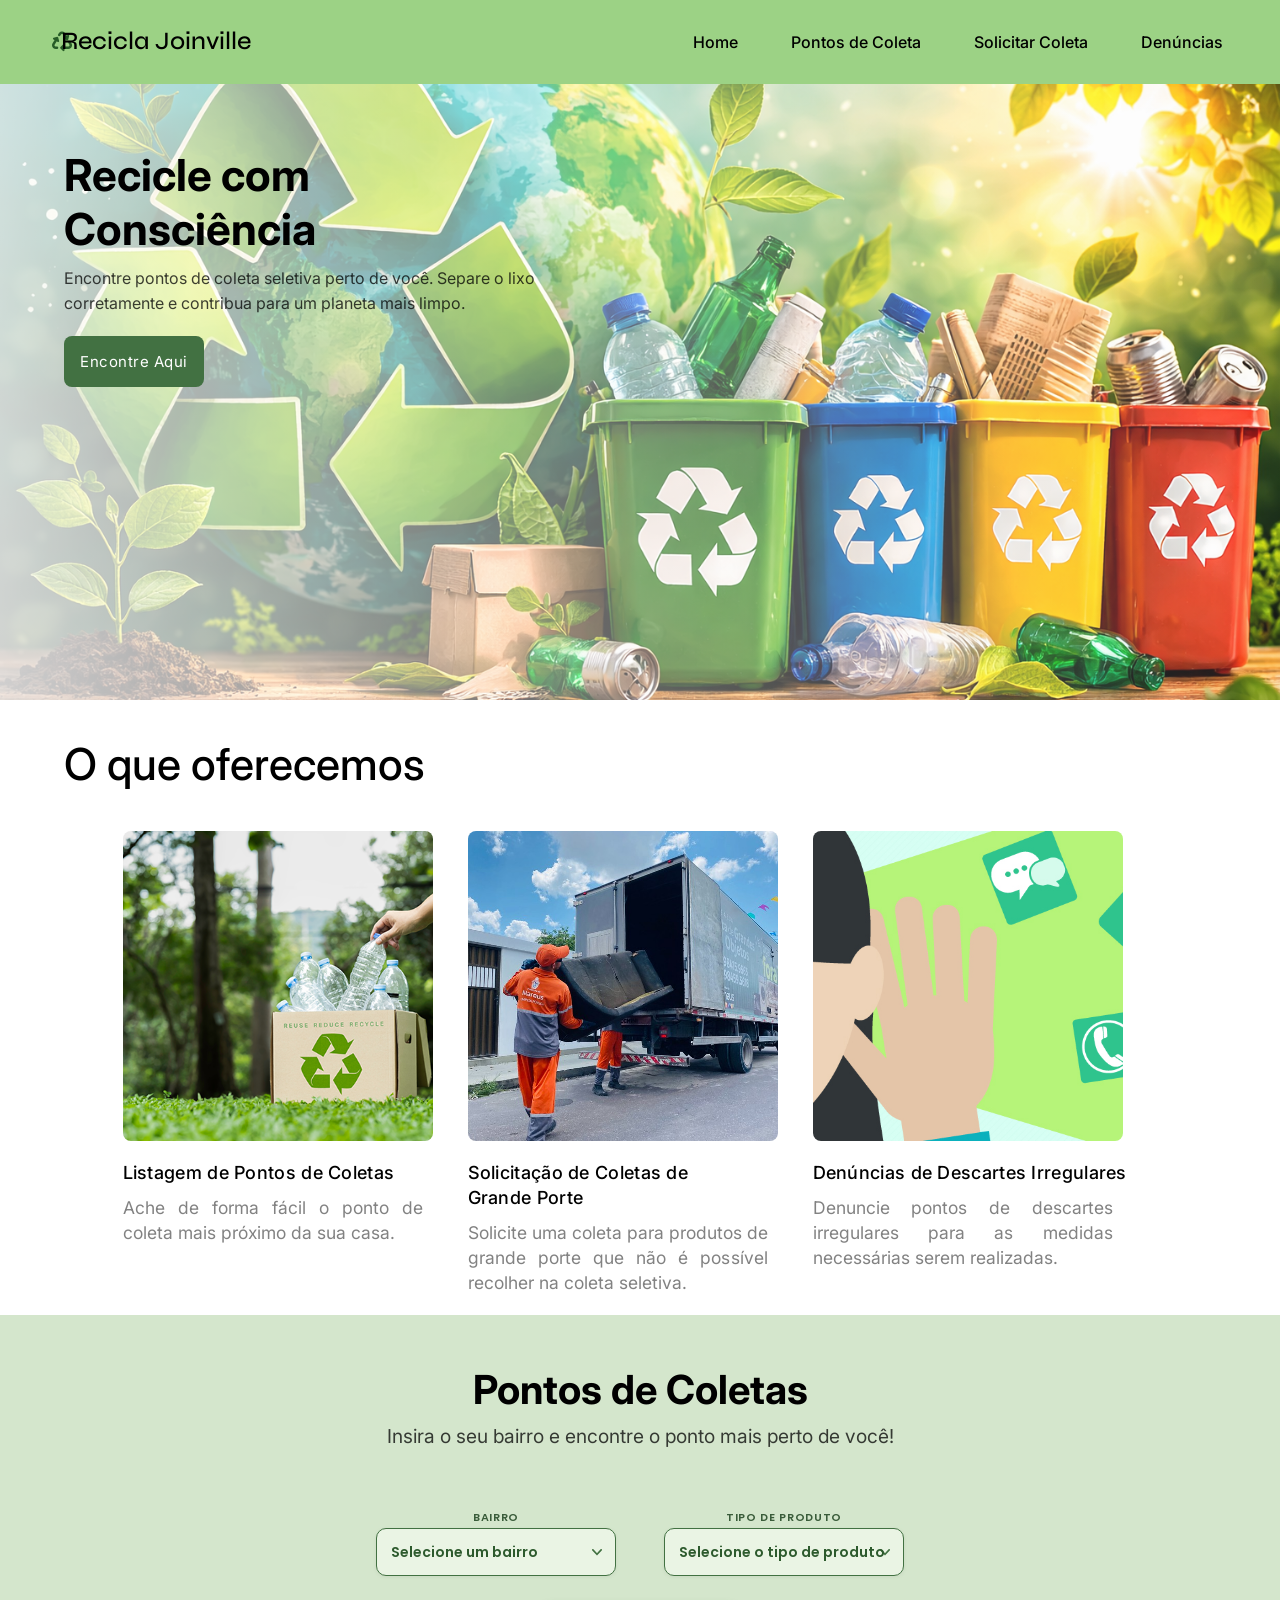
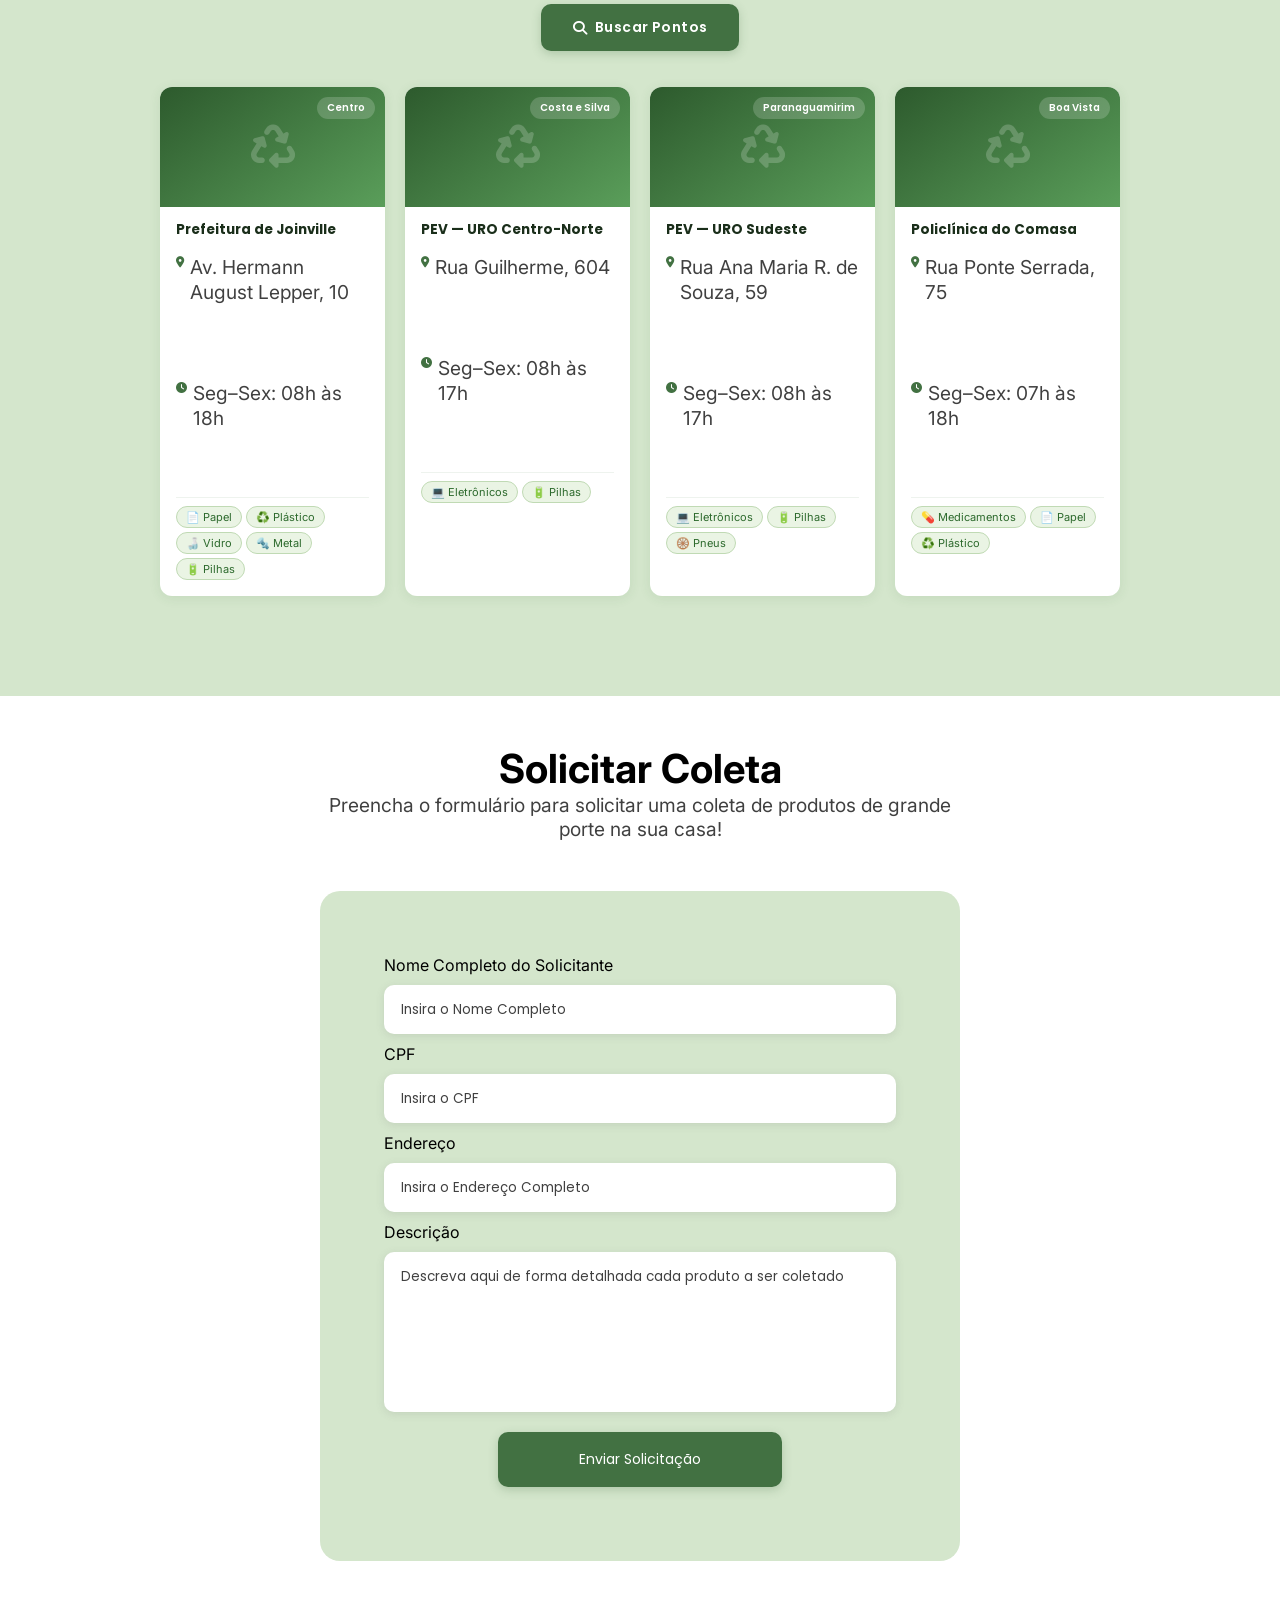
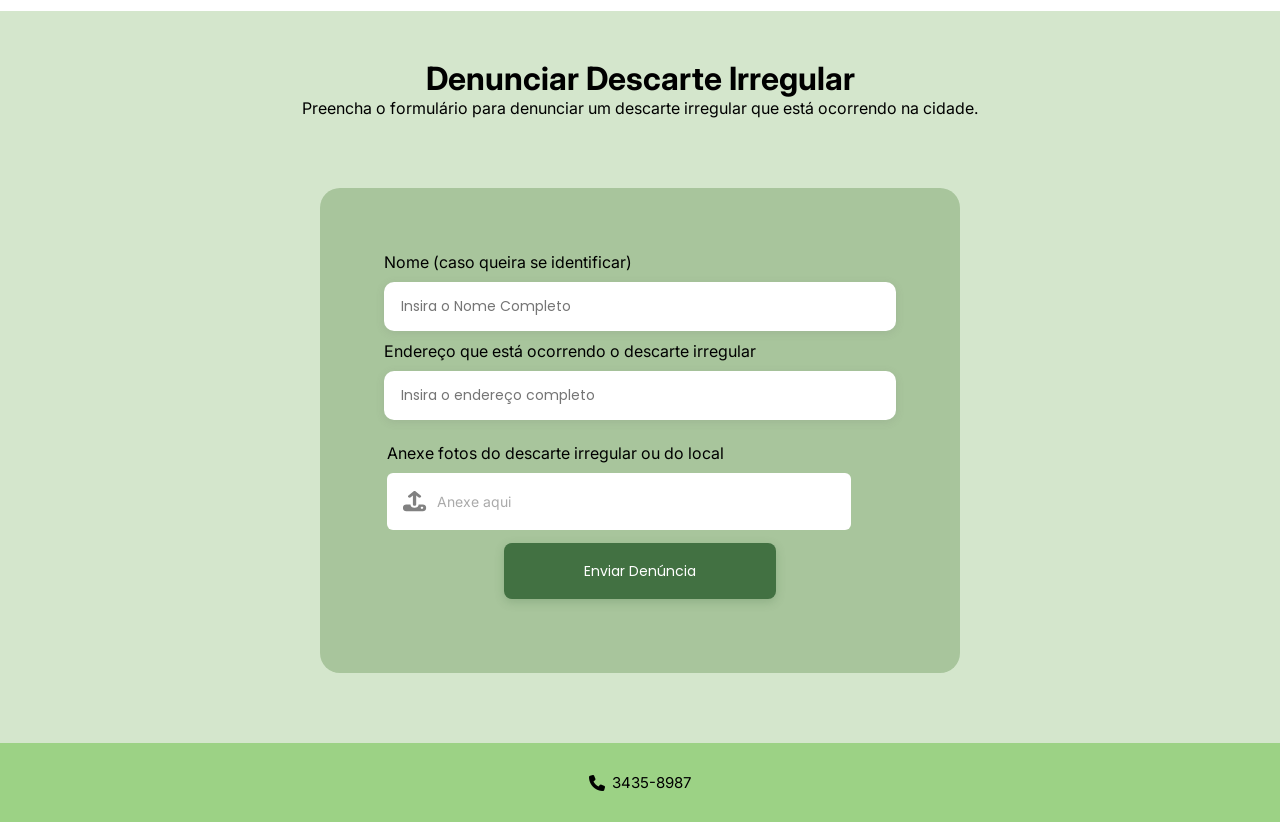
<file: index.html>
<!DOCTYPE html>
<html lang="pt-br">
<head>
    <meta charset="UTF-8">
    <meta name="viewport" content="width=device-width, initial-scale=1.0">
    <title>Início</title>
    <link rel="preconnect" href="https://fonts.googleapis.com">
    <link rel="preconnect" href="https://fonts.gstatic.com" crossorigin>
    <link href="https://fonts.googleapis.com/css2?family=Ancizar+Sans:ital,wght@0,100..1000;1,100..1000&family=Anton&family=Cormorant+SC:wght@300;400;500;600;700&family=Inter:ital,opsz,wght@0,14..32,100..900;1,14..32,100..900&family=Montserrat:ital,wght@0,100..900;1,100..900&family=Mulish:ital,wght@0,200..1000;1,200..1000&family=Poppins:ital,wght@0,100;0,200;0,300;0,400;0,500;0,600;0,700;0,800;0,900;1,100;1,200;1,300;1,400;1,500;1,600;1,700;1,800;1,900&family=Righteous&family=Roboto:ital,wght@0,100..900;1,100..900&family=Space+Mono:ital,wght@0,400;0,700;1,400;1,700&display=swap" rel="stylesheet">
    <link rel="stylesheet" href="https://cdnjs.cloudflare.com/ajax/libs/font-awesome/6.5.1/css/all.min.css">
    <link href="https://fonts.googleapis.com/css2?family=Syne:wght@400;700;800&display=swap" rel="stylesheet">
    <link rel="shortcut icon" href="img/reciclar.png" type="image/x-icon">
    <link rel="stylesheet" href="style.css">
</head>
<body>
    <header>
        <div class="top-menu">
            <i class="fa-solid fa-recycle"></i>
            <p onclick="location.reload()">Recicla Joinville</p>
            <nav>
                <a href="#home">Home</a>
                <a href="#pontos">Pontos de Coleta</a>
                <a href="#solicitar-coleta">Solicitar Coleta</a>
                <a href="#denunciar-descarte">Denúncias</a>
            </nav>
        </div>
    </header>

    <main>
        <div class="container">
            <h1 id="home">
                Recicle com Consciência
            </h1>
            <p>Encontre pontos de coleta seletiva perto de você. Separe o lixo corretamente e contribua para um planeta mais limpo.</p>
            <a href="#pontos" style="text-decoration: none;"><input type="button" value="Encontre Aqui"></a>


            <div class="image">
                <img src="./img/image4.png" alt="">
            </div>

            <h1 class="offer-title">O que oferecemos</h1>
            <div class="cards">
                <div class="card-1">
                    <img src="./img/image2.png" alt="">
                    <h3>Listagem de Pontos de Coletas</h3>
                    <p>Ache de forma fácil o ponto de coleta mais próximo da sua casa.</p>
                </div>
                <div class="card-2">
                    <img src="./img/image3.png" alt="">
                    <h3>Solicitação de Coletas de <br> Grande Porte</h3>
                    <p>Solicite uma coleta para produtos de grande porte que não é possível recolher na coleta seletiva.</p>
                </div>
                <div class="card-3">
                    <img src="./img/image4.jpg" alt="">
                    <h3>Denúncias de Descartes Irregulares</h3>
                    <p id="pontos">Denuncie pontos de descartes irregulares para as medidas necessárias serem realizadas.</p>
                </div>
            </div>
            
            <div class="pontos-coleta">
                <h1>Pontos de Coletas</h1>
                <p>Insira o seu bairro e encontre o ponto mais perto de você!</p>
    
                <div class="principal-group">
                    <div class="group-selection-bairro">
                        <label for="bairro">Bairro</label>
                        <div class="select-wrapper">
                        <select name="bairro">
                            <option value="" disabled selected>Selecione um bairro</option>
                            <option value="Adhemar Garcia">Adhemar Garcia</option>
                            <option value="América">América</option>
                            <option value="Anita Garibaldi">Anita Garibaldi</option>
                            <option value="Atiradores">Atiradores</option>
                            <option value="Aventureiro">Aventureiro</option>
                            <option value="Boa Vista">Boa Vista</option>
                            <option value="Boehmerwald">Boehmerwald</option>
                            <option value="Bom Retiro">Bom Retiro</option>
                            <option value="Bucarein">Bucarein</option>
                            <option value="Centro">Centro</option>
                            <option value="Comasa">Comasa</option>
                            <option value="Costa e Silva">Costa e Silva</option>
                            <option value="Dona Francisca">Dona Francisca</option>
                            <option value="Espinheiros">Espinheiros</option>
                            <option value="Fátima">Fátima</option>
                            <option value="Floresta">Floresta</option>
                            <option value="Glória">Glória</option>
                            <option value="Guanabara">Guanabara</option>
                            <option value="Iririú">Iririú</option>
                            <option value="Itaum">Itaum</option>
                            <option value="Itinga">Itinga</option>
                            <option value="Jardim Iririú">Jardim Iririú</option>
                            <option value="Jardim Paraíso">Jardim Paraíso</option>
                            <option value="Jardim Sofia">Jardim Sofia</option>
                            <option value="Jarivatuba">Jarivatuba</option>
                            <option value="Jativoca">Jativoca</option>
                            <option value="João Costa">João Costa</option>
                            <option value="Morro do Meio">Morro do Meio</option>
                            <option value="Nova Brasília">Nova Brasília</option>
                            <option value="Paranaguamirim">Paranaguamirim</option>
                            <option value="Parque Guarani">Parque Guarani</option>
                            <option value="Petrópolis">Petrópolis</option>
                            <option value="Pirabeiraba">Pirabeiraba</option>
                            <option value="Profipo">Profipo</option>
                            <option value="Rio Bonito">Rio Bonito</option>
                            <option value="Saguaçu">Saguaçu</option>
                            <option value="Santa Catarina">Santa Catarina</option>
                            <option value="Santo Antônio">Santo Antônio</option>
                            <option value="São Marcos">São Marcos</option>
                            <option value="Ulysses Guimarães">Ulysses Guimarães</option>
                            <option value="Vila Cubatão">Vila Cubatão</option>
                            <option value="Vila Nova">Vila Nova</option>
                            <option value="Zona Industrial Norte">Zona Industrial Norte</option>
                            <option value="Zona Industrial Tupy">Zona Industrial Tupy</option>
                        </select>
                        </div>
                    </div>
                    
                    <div class="group-selection-tipo-produto">
                        <label for="tipo-produto">Tipo de Produto</label>
                        <div class="select-wrapper">
                        <select name="tipo-produto" id="tipo-produto">
                            <option value="" disabled selected>Selecione o tipo de produto</option>
                            <option value="pilhas-baterias">Pilhas e Baterias</option>
                            <option value="eletronicos">Eletrônicos</option>
                            <option value="lampadas">Lâmpadas</option>
                            <option value="oleo-cozinha">Óleo de Cozinha</option>
                            <option value="medicamentos">Medicamentos</option>
                            <option value="papel">Papel</option>
                            <option value="plastico">Plástico</option>
                            <option value="vidro">Vidro</option>
                            <option value="metal">Metal</option>
                            <option value="roupas">Roupas e Têxteis</option>
                            <option value="entulho">Entulho</option>
                            <option value="pneus">Pneus</option>
                            <option value="organico">Resíduo Orgânico</option>
                        </select>
                        </div>
                    </div>
                </div>

                <button class="btn-buscar" onclick="buscar()">
                  <i class="fa-solid fa-magnifying-glass"></i> Buscar Pontos
                </button>

                <div class="cards-grid">
 
                  <div class="rc">
                    <div class="rc-img"><i class="fa-solid fa-recycle rc-icon"></i><span class="rc-bairro-badge">Centro</span></div>
                    <div class="rc-body">
                      <h3 class="rc-nome">Prefeitura de Joinville</h3>
                      <p class="rc-end"><i class="fa-solid fa-location-dot"></i>Av. Hermann August Lepper, 10</p>
                      <p class="rc-horario"><i class="fa-solid fa-clock"></i>Seg–Sex: 08h às 18h</p>
                      <div class="rc-tags"><span class="rc-tag">📄 Papel</span><span class="rc-tag">♻️ Plástico</span><span class="rc-tag">🍶 Vidro</span><span class="rc-tag">🔩 Metal</span><span class="rc-tag">🔋 Pilhas</span></div>
                    </div>
                  </div>
 
                  <div class="rc">
                    <div class="rc-img"><i class="fa-solid fa-recycle rc-icon"></i><span class="rc-bairro-badge">Costa e Silva</span></div>
                    <div class="rc-body">
                      <h3 class="rc-nome">PEV — URO Centro-Norte</h3>
                      <p class="rc-end"><i class="fa-solid fa-location-dot"></i>Rua Guilherme, 604</p>
                      <p class="rc-horario"><i class="fa-solid fa-clock"></i>Seg–Sex: 08h às 17h</p>
                      <div class="rc-tags"><span class="rc-tag">💻 Eletrônicos</span><span class="rc-tag">🔋 Pilhas</span></div>
                    </div>
                  </div>
 
                  <div class="rc">
                    <div class="rc-img"><i class="fa-solid fa-recycle rc-icon"></i><span class="rc-bairro-badge">Paranaguamirim</span></div>
                    <div class="rc-body">
                      <h3 class="rc-nome">PEV — URO Sudeste</h3>
                      <p class="rc-end"><i class="fa-solid fa-location-dot"></i>Rua Ana Maria R. de Souza, 59</p>
                      <p class="rc-horario"><i class="fa-solid fa-clock"></i>Seg–Sex: 08h às 17h</p>
                      <div class="rc-tags"><span class="rc-tag">💻 Eletrônicos</span><span class="rc-tag">🔋 Pilhas</span><span class="rc-tag">🛞 Pneus</span></div>
                    </div>
                  </div>
 
                  <div class="rc">
                    <div class="rc-img"><i class="fa-solid fa-recycle rc-icon"></i><span class="rc-bairro-badge">Boa Vista</span></div>
                    <div class="rc-body">
                      <h3 class="rc-nome">Policlínica do Comasa</h3>
                      <p class="rc-end"><i class="fa-solid fa-location-dot"></i>Rua Ponte Serrada, 75</p>
                      <p class="rc-horario"><i class="fa-solid fa-clock"></i>Seg–Sex: 07h às 18h</p>
                      <div class="rc-tags" id="bairro"><span class="rc-tag">💊 Medicamentos</span><span class="rc-tag">📄 Papel</span><span class="rc-tag">♻️ Plástico</span></div>
                    </div>
                  </div>

                  
                  
 
                </div>


            </div>
        </div>
        
        <div class="solicitar">
            <h1 id="solicitar-coleta">Solicitar Coleta</h1>
            <p>Preencha o formulário para solicitar uma coleta de produtos de grande porte na sua casa!</p>
            <form action="solicitacao_enviada.html">
                <label for="nome">Nome Completo do Solicitante</label>
                <input type="text" name="nome" placeholder="Insira o Nome Completo" required>
                
                <label for="cpf">CPF</label>
                <input type="text" name="cpf" placeholder="Insira o CPF" required>
                
                <label for="endereco">Endereço</label>
                <input type="text" name="endereco" placeholder="Insira o Endereço Completo" required>

                <label for="descricao">Descrição</label>
                <textarea id="descricao" name="descricao" placeholder="Descreva aqui de forma detalhada cada produto a ser coletado" required></textarea>

                <input type="submit" value="Enviar Solicitação">
            </form>
        </div>

        <div class="denunciar">
            <h1 id="denunciar-descarte">Denunciar Descarte Irregular</h1>
            <p>Preencha o formulário para denunciar um descarte irregular que está ocorrendo na cidade.</p>

            <form action="denuncia_enviada.html">
                <label for="nome">Nome (caso queira se identificar)</label>
                <input type="text" name="nome" placeholder="Insira o Nome Completo">
                
                <label for="endereco">Endereço que está ocorrendo o descarte irregular</label>
                <input type="text" name="endereco" placeholder="Insira o endereço completo" required>
                
                <div class="upload-box">
                    <span class="upload-label-text">Anexe fotos do descarte irregular ou do local</span>
                    <div class="upload-row">
                        <div class="upload-area" onclick="document.getElementById('fileInput').click()">
                            <svg width="24" height="21" viewBox="0 0 24 21" fill="none" xmlns="http://www.w3.org/2000/svg">
                            <path d="M13.2 4.61004V13.4989C13.2 14.2457 12.4627 14.8489 11.55 14.8489C10.6373 14.8489 9.9 14.2457 9.9 13.4989V4.61004L7.76531 6.3566C7.12078 6.88394 6.07406 6.88394 5.42953 6.3566C4.785 5.82926 4.785 4.97285 5.42953 4.44551L10.3795 0.395508C11.0241 -0.131836 12.0708 -0.131836 12.7153 0.395508L17.6653 4.44551C18.3098 4.97285 18.3098 5.82926 17.6653 6.3566C17.0208 6.88394 15.9741 6.88394 15.3295 6.3566L13.2 4.61004ZM11.55 16.8739C13.8291 16.8739 15.675 15.3636 15.675 13.4989H19.8C21.6202 13.4989 23.1 14.7097 23.1 16.1989V17.5489C23.1 19.0382 21.6202 20.2489 19.8 20.2489H3.3C1.47984 20.2489 0 19.0382 0 17.5489V16.1989C0 14.7097 1.47984 13.4989 3.3 13.4989H7.425C7.425 15.3636 9.27094 16.8739 11.55 16.8739ZM18.975 17.8864C19.6608 17.8864 20.2125 17.435 20.2125 16.8739C20.2125 16.3129 19.6608 15.8614 18.975 15.8614C18.2892 15.8614 17.7375 16.3129 17.7375 16.8739C17.7375 17.435 18.2892 17.8864 18.975 17.8864Z" fill="#818181"/>
                            </svg>
                            <span class="upload-placeholder">Anexe aqui</span>
                        </div>
                        <input type="file" id="fileInput" multiple accept="image/*" required>
                        <div id="preview-fotos" class="preview-fotos"></div>
                    </div>
                </div>

                

                <input type="submit" value="Enviar Denúncia">
            </form>
            
            
        </div>
            

        
    </main>

    <footer>
        <i class="fa-solid fa-phone"></i>
        <p>
            3435-8987
        </p>
    </footer>

    <script>
        const fileInput = document.getElementById('fileInput');
        fileInput.addEventListener('change', function () {
            const preview = document.getElementById('preview-fotos');
            preview.innerHTML = '';
            [...this.files].forEach(file => {
                const reader = new FileReader();
                reader.onload = e => {
                    const wrap = document.createElement('div');
                    wrap.className = 'preview-item';
                    wrap.innerHTML = `
                        <img src="${e.target.result}" alt="${file.name}">
                        <button type="button" onclick="removePreview(this, '${file.name}')">✕</button>
                    `;
                    preview.appendChild(wrap);
                };
                reader.readAsDataURL(file);
            });
        });

        function removePreview(btn, name) {
            btn.parentElement.remove();
        }
    </script>
</body>
</html>
</file>
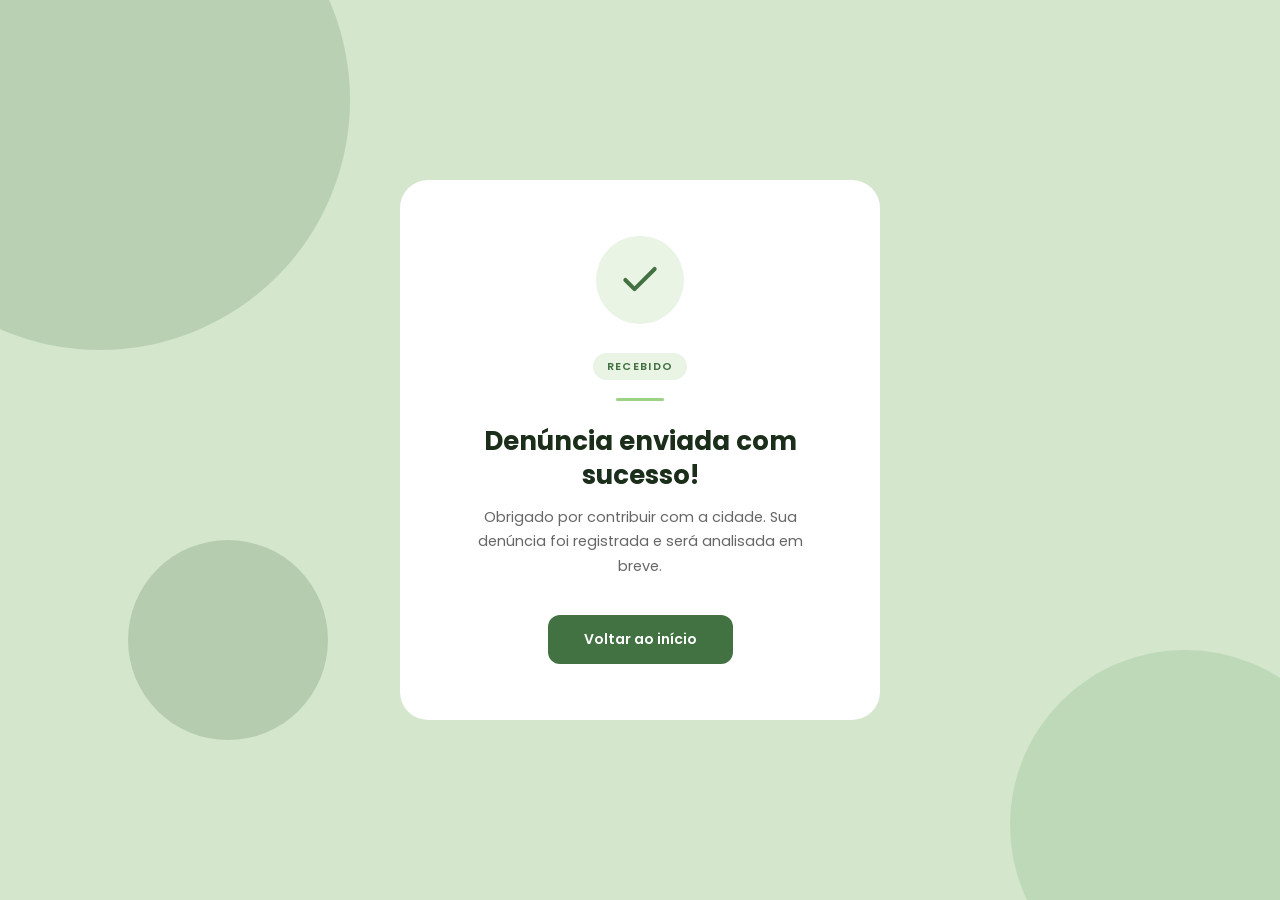
<file: denuncia_enviada.html>
<!DOCTYPE html>
<html lang="pt-br">
<head>
    <meta charset="UTF-8">
    <meta name="viewport" content="width=device-width, initial-scale=1.0">
    <title>Denúncia Enviada</title>
    <link href="https://fonts.googleapis.com/css2?family=Poppins:wght@300;400;600;700&display=swap" rel="stylesheet">
    <link rel="shortcut icon" href="img/denuncia.png" type="image/x-icon">
    <style>
        *, *::before, *::after { box-sizing: border-box; margin: 0; padding: 0; }

        body {
            min-height: 100vh;
            display: flex;
            align-items: center;
            justify-content: center;
            font-family: 'Poppins', sans-serif;
            background-color: #d4e6cc;
            overflow: hidden;
        }

        /* Círculos decorativos de fundo */
        .bg-circle {
            position: fixed;
            border-radius: 50%;
            opacity: 0.18;
            animation: float 6s ease-in-out infinite;
        }
        .bg-circle-1 { width: 500px; height: 500px; background: #427142; top: -150px; left: -150px; animation-delay: 0s; }
        .bg-circle-2 { width: 350px; height: 350px; background: #5a9e5a; bottom: -100px; right: -80px; animation-delay: 2s; }
        .bg-circle-3 { width: 200px; height: 200px; background: #2d5a2d; top: 60%; left: 10%; animation-delay: 4s; }

        @keyframes float {
            0%, 100% { transform: translateY(0px); }
            50% { transform: translateY(-20px); }
        }

        .card {
            position: relative;
            z-index: 10;
            background: white;
            border-radius: 28px;
            padding: 56px 64px;
            text-align: center;
            max-width: 480px;
            width: 90%;
            animation: cardIn 0.7s cubic-bezier(0.34, 1.56, 0.64, 1) forwards;
            opacity: 0;
        }

        @keyframes cardIn {
            from { opacity: 0; transform: scale(0.7) translateY(30px); }
            to   { opacity: 1; transform: scale(1) translateY(0); }
        }

        .icon-wrap {
            width: 88px;
            height: 88px;
            background: #eaf4e4;
            border-radius: 50%;
            display: flex;
            align-items: center;
            justify-content: center;
            margin: 0 auto 28px;
            animation: iconPop 0.5s cubic-bezier(0.34, 1.56, 0.64, 1) 0.5s both;
        }

        @keyframes iconPop {
            from { transform: scale(0) rotate(-180deg); }
            to   { transform: scale(1) rotate(0deg); }
        }

        .icon-wrap svg {
            width: 44px;
            height: 44px;
        }

        .tag {
            display: inline-block;
            background: #eaf4e4;
            color: #427142;
            font-size: 11px;
            font-weight: 600;
            letter-spacing: 0.12em;
            text-transform: uppercase;
            padding: 5px 14px;
            border-radius: 99px;
            margin-bottom: 18px;
            animation: fadeUp 0.5s ease 0.8s both;
        }

        h1 {
            font-size: 26px;
            font-weight: 700;
            color: #1a2e1a;
            line-height: 1.3;
            margin-bottom: 12px;
            animation: fadeUp 0.5s ease 0.9s both;
        }

        p {
            font-size: 14.5px;
            color: #666;
            line-height: 1.7;
            margin-bottom: 36px;
            animation: fadeUp 0.5s ease 1s both;
        }

        .btn {
            display: inline-block;
            background: #427142;
            color: white;
            text-decoration: none;
            font-family: 'Poppins', sans-serif;
            font-size: 14px;
            font-weight: 600;
            padding: 14px 36px;
            border-radius: 12px;
            cursor: pointer;
            border: none;
            transition: background 0.2s, transform 0.15s;
            animation: fadeUp 0.5s ease 1.1s both;
        }

        .btn:hover { background: #2d5a2d; transform: translateY(-2px); }
        .btn:active { transform: translateY(0); }

        @keyframes fadeUp {
            from { opacity: 0; transform: translateY(16px); }
            to   { opacity: 1; transform: translateY(0); }
        }

        /* Linha decorativa */
        .divider {
            width: 48px;
            height: 3px;
            background: #9cd285;
            border-radius: 99px;
            margin: 0 auto 24px;
            animation: fadeUp 0.5s ease 0.85s both;
        }
    </style>
</head>
<body>
    <div class="bg-circle bg-circle-1"></div>
    <div class="bg-circle bg-circle-2"></div>
    <div class="bg-circle bg-circle-3"></div>

    <div class="card">
        <div class="icon-wrap">
            <svg viewBox="0 0 24 24" fill="none" stroke="#427142" stroke-width="2.2" stroke-linecap="round" stroke-linejoin="round">
                <path d="M20 6L9 17l-5-5"/>
            </svg>
        </div>
        <span class="tag">Recebido</span>
        <div class="divider"></div>
        <h1>Denúncia enviada com sucesso!</h1>
        <p>Obrigado por contribuir com a cidade. Sua denúncia foi registrada e será analisada em breve.</p>
        <a href="index.html" class="btn">Voltar ao início</a>
    </div>
</body>
</html>
</file>
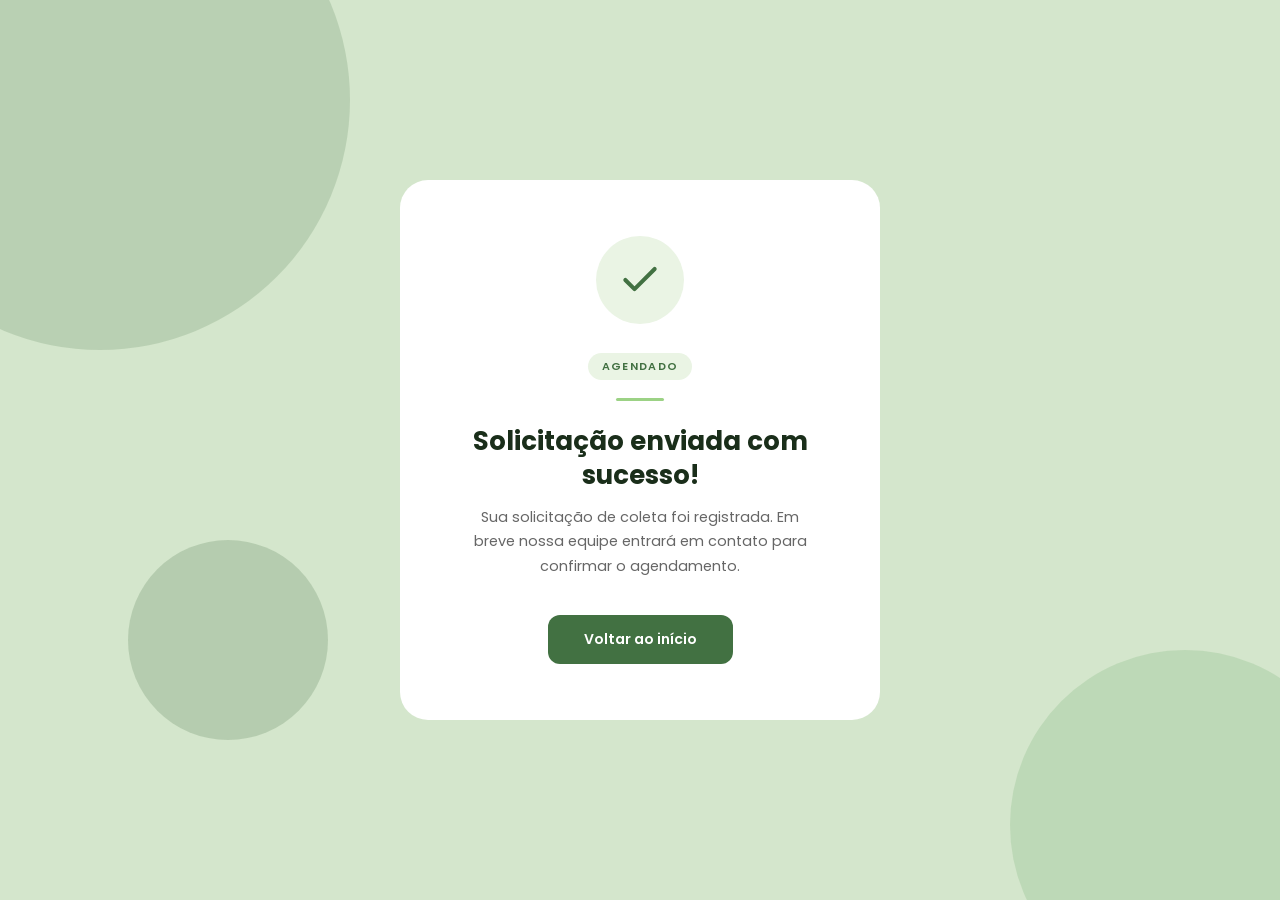
<file: solicitacao_enviada.html>
<!DOCTYPE html>
<html lang="pt-br">
<head>
    <meta charset="UTF-8">
    <meta name="viewport" content="width=device-width, initial-scale=1.0">
    <title>Solicitação Enviada</title>
    <link href="https://fonts.googleapis.com/css2?family=Poppins:wght@300;400;600;700&display=swap" rel="stylesheet">
    <link rel="shortcut icon" href="img/solicitar.png" type="image/x-icon">
    <style>
        *, *::before, *::after { box-sizing: border-box; margin: 0; padding: 0; }

        body {
            min-height: 100vh;
            display: flex;
            align-items: center;
            justify-content: center;
            font-family: 'Poppins', sans-serif;
            background-color: #d4e6cc;
            overflow: hidden;
        }

        .bg-circle {
            position: fixed;
            border-radius: 50%;
            opacity: 0.18;
            animation: float 6s ease-in-out infinite;
        }
        .bg-circle-1 { width: 500px; height: 500px; background: #427142; top: -150px; left: -150px; animation-delay: 0s; }
        .bg-circle-2 { width: 350px; height: 350px; background: #5a9e5a; bottom: -100px; right: -80px; animation-delay: 2s; }
        .bg-circle-3 { width: 200px; height: 200px; background: #2d5a2d; top: 60%; left: 10%; animation-delay: 4s; }

        @keyframes float {
            0%, 100% { transform: translateY(0px); }
            50% { transform: translateY(-20px); }
        }

        .card {
            position: relative;
            z-index: 10;
            background: white;
            border-radius: 28px;
            padding: 56px 64px;
            text-align: center;
            max-width: 480px;
            width: 90%;
            animation: cardIn 0.7s cubic-bezier(0.34, 1.56, 0.64, 1) forwards;
            opacity: 0;
        }

        @keyframes cardIn {
            from { opacity: 0; transform: scale(0.7) translateY(30px); }
            to   { opacity: 1; transform: scale(1) translateY(0); }
        }

        .icon-wrap {
            width: 88px;
            height: 88px;
            background: #eaf4e4;
            border-radius: 50%;
            display: flex;
            align-items: center;
            justify-content: center;
            margin: 0 auto 28px;
            animation: iconPop 0.5s cubic-bezier(0.34, 1.56, 0.64, 1) 0.5s both;
        }

        @keyframes iconPop {
            from { transform: scale(0) rotate(-180deg); }
            to   { transform: scale(1) rotate(0deg); }
        }

        .icon-wrap svg {
            width: 44px;
            height: 44px;
        }

        .tag {
            display: inline-block;
            background: #eaf4e4;
            color: #427142;
            font-size: 11px;
            font-weight: 600;
            letter-spacing: 0.12em;
            text-transform: uppercase;
            padding: 5px 14px;
            border-radius: 99px;
            margin-bottom: 18px;
            animation: fadeUp 0.5s ease 0.8s both;
        }

        h1 {
            font-size: 26px;
            font-weight: 700;
            color: #1a2e1a;
            line-height: 1.3;
            margin-bottom: 12px;
            animation: fadeUp 0.5s ease 0.9s both;
        }

        p {
            font-size: 14.5px;
            color: #666;
            line-height: 1.7;
            margin-bottom: 36px;
            animation: fadeUp 0.5s ease 1s both;
        }

        .btn {
            display: inline-block;
            background: #427142;
            color: white;
            text-decoration: none;
            font-family: 'Poppins', sans-serif;
            font-size: 14px;
            font-weight: 600;
            padding: 14px 36px;
            border-radius: 12px;
            cursor: pointer;
            border: none;
            transition: background 0.2s, transform 0.15s;
            animation: fadeUp 0.5s ease 1.1s both;
        }

        .btn:hover { background: #2d5a2d; transform: translateY(-2px); }
        .btn:active { transform: translateY(0); }

        @keyframes fadeUp {
            from { opacity: 0; transform: translateY(16px); }
            to   { opacity: 1; transform: translateY(0); }
        }

        .divider {
            width: 48px;
            height: 3px;
            background: #9cd285;
            border-radius: 99px;
            margin: 0 auto 24px;
            animation: fadeUp 0.5s ease 0.85s both;
        }
    </style>
</head>
<body>
    <div class="bg-circle bg-circle-1"></div>
    <div class="bg-circle bg-circle-2"></div>
    <div class="bg-circle bg-circle-3"></div>

    <div class="card">
        <div class="icon-wrap">
            <svg viewBox="0 0 24 24" fill="none" stroke="#427142" stroke-width="2.2" stroke-linecap="round" stroke-linejoin="round">
                <path d="M20 6L9 17l-5-5"/>
            </svg>
        </div>
        <span class="tag">Agendado</span>
        <div class="divider"></div>
        <h1>Solicitação enviada com sucesso!</h1>
        <p>Sua solicitação de coleta foi registrada. Em breve nossa equipe entrará em contato para confirmar o agendamento.</p>
        <a href="index.html" class="btn">Voltar ao início</a>
    </div>
</body>
</html>
</file>
<file: style.css>
* {
  box-sizing: border-box;
  padding: 0;
  margin: 0;
  font-family: "Inter", sans-serif;
}

header {
  background-color: #9cd285;
}

.top-menu i {
  font-size: 20px;
  color: #275c27;
}


.top-menu {
  display: flex;
  align-items: center;
  justify-content: space-between;
  padding: 2rem;
  margin-left: 20px;
  font-weight: 500;
  position: relative;
}

.top-menu p {
  user-select: none;
  cursor: pointer;
  font-size: 25px;
  font-family: 'Syne', sans-serif;
  transition: 0.6s linear;
  padding: 0.2rem;
  border-radius: 5px;
  position: absolute;
  left: 3%;
  margin-bottom: 3px;
}

.top-menu p:hover {
  background-color: #7caf66;
}

nav a {
  margin: 15px;
  text-decoration: none;
  color: black;
  user-select: none;
  cursor: pointer;
  transition: 0.6s linear;
  border-radius: 5px;
  padding: 0.6rem;
}

nav a:hover {
  background-color: #7caf66;
}

.container {
  padding: 4rem;
}

.container h1 {
  max-width: 500px;
  font-size: 44px;
}
.container p {
  max-width: 500px;
  font-size: 16px;
  line-height: 25px;
  margin-top: 10px;
  margin-bottom: 20px;
  font-weight: 400;
  color: #000000bf;
}

.container input {
  background-color: #427142;
  color: #fff;
  border-radius: 8px;
  padding: 1rem;
  font-size: 15px;
  border: none;
  font-weight: 400;
  cursor: pointer;
  letter-spacing: 0.5px;
  transition: 0.5s all ease-in-out;
}

.container input:hover {
  background-color: #345234;
}

.image {
  position: absolute;
  top: 8.9%;
  left: -1%;
  width: 101%;
  height: 620px;
  overflow: hidden;
  z-index: -1;
  object-fit: cover;
}

.image::after {
  content: '';
  position: absolute;
  inset: 0;
  background: linear-gradient(
    to right,
    rgba(255, 255, 255, 0.82) 0%,
    rgba(255, 255, 255, 0.45) 40%,
    rgba(255, 255, 255, 0.08) 100%
  );
  z-index: 1;
}

.image img {
  width: 100%;
  height: 100%;
  object-fit: cover;
  object-position: center;
  display: block;
}

.principal-group {
  position: relative;
  z-index: 10;
}

.offer-title {
  margin-top: 350px;
  font-weight: 500;
  display: flex;
  justify-self: center;
}

.cards {
  display: flex;
  justify-content: center;
  margin-top: 40px;
}

.cards img {
  margin-right: 35px;
  border-radius: 8px;
  width: 310px;
  height: 310px;
  object-fit: cover;
}

.cards h3 {
  font-weight: 500;
  margin-top: 15px;
  letter-spacing: 0.3px;
  line-height: 25px;
  font-size: 18px;
  text-align: justify;
}

.cards p {
  color: #828282;
  font-size: 17.5px;
  max-width: 300px;
  text-align: justify;
  font-weight: 400;
}

footer {
  background-color: #9cd285;
  width: 100%;
  padding: 30px;
  display: flex;
  align-items: center;
  justify-content: center;
}

footer i {
  margin-right: 0.4rem;
  font-size: 16px;
}

footer p {
  font-size: 15px;
}

.group-selection-bairro {
  display: flex;
  flex-direction: column;
  width: min-content;
  justify-content: center;
  align-items: center;
}
.group-selection-tipo-produto {
  display: flex;
  flex-direction: column;
  width: min-content;
  justify-content: center;
  align-items: center;
}

.principal-group {
  display: flex;
  gap: 3rem;
  justify-content: center;
}

.principal-group label {
  font-family: "Poppins", sans-serif;
  font-weight: 500;
  font-size: 12px;
}

.principal-group select {
  width: 220px;
  height: 40px;
  padding: 0 30px 0 10px;

  background-color: #fff;
  border: 1px solid #999;
  border-radius: 4px;

  outline: none;
  margin: 5px;

  appearance: none;
  -webkit-appearance: none;
  -moz-appearance: none;

  background-image: url("https://cdn-icons-png.flaticon.com/512/32/32195.png");
  background-repeat: no-repeat;
  background-position: right 10px center;
  background-size: 10px;
}

.pontos-coleta {
  display: flex;
  flex-direction: column;
  justify-content: center;
  align-items: center;
  background-color: #D4E6CC;
  margin-left: -4rem;
  margin-right: -4rem;
  margin-bottom: -4rem;
  padding: 50px 0 100px;
}

.pontos-coleta h1 {
  font-size: 2.5rem;
}

.pontos-coleta p {
  color: #000000bf;
  font-size: 1.2rem;
  margin-bottom: 60px;
  max-width: 1200px;
}

/* ── SELECTS COM OUTLINE E TRANSIÇÃO ──────────────────────────── */
.principal-group label {
  font-family: "Poppins", sans-serif;
  font-weight: 600;
  font-size: 11px;
  text-transform: uppercase;
  letter-spacing: 0.06em;
  color: #3a5c3a;
  margin-bottom: 2px;
}

.select-wrapper {
  position: relative;
}

.select-wrapper::after {
  content: '';
  position: absolute;
  inset: 0;
  border-radius: 10px;
  border: 2px solid transparent;
  pointer-events: none;
  transition: border-color 0.25s ease, box-shadow 0.25s ease;
}

.select-wrapper:focus-within::after {
  border-color: #427142;
  box-shadow: 0 0 0 4px rgba(66, 113, 66, 0.15);
}

.principal-group select {
  width: 240px;
  height: 48px;
  padding: 0 0 0 14px;
  background-color: #fff;
  border: 1.5px solid #b5cfa8;
  border-radius: 10px;
  outline: none;
  margin: 0;
  appearance: none;
  -webkit-appearance: none;
  -moz-appearance: none;
  background-image: url("data:image/svg+xml,%3Csvg xmlns='http://www.w3.org/2000/svg' width='12' height='8' viewBox='0 0 12 8'%3E%3Cpath d='M1 1l5 5 5-5' stroke='%23427142' stroke-width='2' fill='none' stroke-linecap='round'/%3E%3C/svg%3E");
  background-repeat: no-repeat;
  background-position: right 13px center;
  font-family: "Poppins", sans-serif;
  font-size: 14px;
  color: #2d4a2d;
  cursor: pointer;
  transition: border-color 0.25s ease, box-shadow 0.25s ease;
  box-shadow: 0 1px 4px rgba(0,0,0,0.06);
}

.principal-group select:focus {
  border-color: #427142;
  box-shadow: 0 0 0 4px rgba(66,113,66,0.15);
}

.principal-group select option {
  font-family: "Poppins", sans-serif;
  font-size: 14px;
  color: #2d4a2d;
  padding: 8px 12px;
  background-color: #fff;
}

.principal-group select option:disabled {
  color: #aaa;
}

.principal-group select option:hover,
.principal-group select option:checked {
  background-color: #427142 !important;
  color: #fff !important;
}

.principal-group select {
  background-color: #eaf4e4;
  color: #2d5a2d;
  border-color: #427142;
  font-weight: 600;
}

/* ── BOTÃO BUSCAR ─────────────────────────────────────────────── */
.btn-buscar {
  margin-top: 28px;
  display: inline-flex;
  align-items: center;
  gap: 8px;
  background-color: #427142;
  color: #fff;
  border: none;
  border-radius: 10px;
  padding: 13px 32px;
  font-family: "Poppins", sans-serif;
  font-size: 14px;
  font-weight: 600;
  cursor: pointer;
  letter-spacing: 0.03em;
  transition: background-color 0.25s ease, transform 0.15s ease, box-shadow 0.25s ease;
  box-shadow: 0 3px 10px rgba(66,113,66,0.25);
}

.btn-buscar:hover {
  background-color: #2d5a2d;
  transform: translateY(-2px);
  box-shadow: 0 6px 18px rgba(66,113,66,0.3);
}

.btn-buscar:active {
  transform: translateY(0);
}

.solicitar {
    display: flex;
    flex-direction: column;
    justify-content: center;
    align-items: center;
}

.solicitar form {
    margin: 50px;
    display: flex;
    flex-direction: column;
    width: 50%;
    padding: 4rem;
    background-color: #D4E6CC;
    border-radius: 20px;
}

.solicitar h1 {
    font-size: 2.5rem;
    margin-top: 3rem;
}

.solicitar p {
    color: #000000bf;
    font-size: 1.2rem;
    max-width: 650px;
    text-align: center;
}

.solicitar input,
.solicitar textarea {
    margin-top: 10px;
    margin-bottom: 10px;
    outline: none;
    border-radius: 10px;
    padding: 13px 16px;
    border: 1.5px solid transparent;
    box-shadow: rgba(99, 99, 99, 0.15) 0px 2px 8px 0px;
    font-family: 'Poppins', sans-serif;
    font-size: 14px;
    background-color: #fff;
    transition: border-color 0.3s ease,
                box-shadow 0.3s ease,
                transform 0.2s ease;
}

.solicitar input::placeholder,
.solicitar textarea::placeholder {
    color: #000000bf;
    font-size: 13.5px;
}

.solicitar input:focus,
.solicitar textarea:focus {
    border-color: #427142;
    box-shadow: 0 0 0 4px rgba(66, 113, 66, 0.15),
                rgba(99, 99, 99, 0.1) 0px 2px 8px 0px;
    transform: translateY(-1px);
}

#descricao {
  min-height: 160px;
  resize: none;
  font-family: 'Poppins', sans-serif;
  font-size: 14px;
  line-height: 1.6;
  word-break: break-word;
  white-space: pre-wrap;
  padding: 13px 16px;
}

.solicitar input[type='submit'] {
    width: min-content;
    display: flex;
    justify-self: center;
    align-self: center;
    padding: 1rem 5rem;
    cursor: pointer;
    background-color: #427142;
    color: #fff;
    outline: none;
    transition: background-color 0.25s ease, transform 0.15s ease, box-shadow 0.25s ease;
    box-shadow: 0 3px 10px rgba(66,113,66,0.25);
}

.solicitar input[type='submit']:hover {
    background-color: #295529;
    transform: translateY(-2px);
    box-shadow: 0 6px 18px rgba(66,113,66,0.3);
}

.solicitar input[type='submit']:active {
  transform: translateY(0);
}
/* ── CARDS GRID ───────────────────────────────────────────────── */
#toggle-busca { display: none; }
.txt-on, .txt-off { display: none; }

.cards-grid {
  display: grid;
  grid-template-columns: repeat(auto-fill, minmax(220px, 1fr));
  gap: 20px;
  width: 90%;
  max-width: 960px;
  margin-top: 36px;
}

.rc {
  background: #fff;
  border-radius: 12px;
  overflow: hidden;
  box-shadow: 0 2px 12px rgba(45,106,45,.10);
  transition: transform 0.22s ease, box-shadow 0.22s ease;
}

.rc:hover {
  transform: translateY(-4px);
  box-shadow: 0 8px 24px rgba(45,106,45,.16);
}

.rc-img {
  background: linear-gradient(145deg, #2d5a2d, #5a9e5a);
  height: 120px;
  display: flex;
  align-items: center;
  justify-content: center;
  position: relative;
}

.rc-icon {
  font-size: 44px;
  color: rgba(255,255,255,.2);
}

.rc-bairro-badge {
  position: absolute;
  top: 10px;
  right: 10px;
  background: rgba(255,255,255,.18);
  color: #fff;
  font-family: "Poppins", sans-serif;
  font-size: 10px;
  font-weight: 600;
  padding: 3px 10px;
  border-radius: 99px;
}

.rc-body {
  padding: 14px 16px 16px;
  display: flex;
  flex-direction: column;
  gap: 6px;
}

.rc-nome {
  font-family: "Poppins", sans-serif;
  font-size: 13.5px;
  font-weight: 700;
  color: #1a2e1a;
  line-height: 1.35;
  margin: 0;
}

.rc-end,
.rc-horario {
  display: flex;
  align-items: flex-start;
  gap: 6px;
  font-size: 12px;
  color: #666;
  margin: 0;
}

.rc-end i,
.rc-horario i {
  color: #427142;
  font-size: 11px;
  margin-top: 2px;
  flex-shrink: 0;
}

.rc-tags {
  display: flex;
  flex-wrap: wrap;
  gap: 4px;
  padding-top: 8px;
  border-top: 1px solid #eef3ee;
}

.rc-tag {
  font-size: 11px;
  background: #eaf4e4;
  color: #2d6a2d;
  padding: 3px 9px;
  border-radius: 99px;
  border: 1px solid #c0dab4;
}

.denunciar {
    display: flex;
    flex-direction: column;
    justify-content: center;
    align-items: center;
    background-color: #D4E6CC;
}

.denunciar h1 {
  margin-top: 3rem;
}

.denunciar form {
    margin: 70px;
    display: flex;
    flex-direction: column;
    width: 50%;
    padding: 4rem;
    background-color: #A8C59C;
    border-radius: 20px;
}

.denunciar input {
    margin-top: 10px;
    margin-bottom: 10px;
    outline: none;
    border-radius: 10px;
    padding: 13px 16px;
    border: 1.5px solid transparent;
    box-shadow: rgba(99, 99, 99, 0.15) 0px 2px 8px 0px;
    font-family: 'Poppins', sans-serif;
    font-size: 14px;
    background-color: #fff;
    transition: border-color 0.3s ease,
                box-shadow 0.3s ease,
                transform 0.2s ease;
}

.denunciar input[type='submit'] {
    width: min-content;
    display: flex;
    justify-self: center;
    align-self: center;
    padding: 1.1rem 5rem;
    cursor: pointer;
    background-color: #427142;
    color: #fff;
    outline: none;
    transition: background-color 0.25s ease, transform 0.15s ease, box-shadow 0.25s ease;
    box-shadow: 0 3px 10px rgba(66,113,66,0.25);
    border-radius: 8px;
    border: none;
    font-size: 14px;
}

.denunciar input[type='submit']:hover {
    background-color: #295529;
    transform: translateY(-2px);
    box-shadow: 0 6px 18px rgba(66,113,66,0.3);
}

.denunciar input[type='submit']:active {
  transform: translateY(0);
}


  .upload-box {
    margin-top: 10px;
    padding: 3px;
    border-radius: 8px;
    max-width: 480px;
  }
  .upload-label-text {
    font-size: 16px;
    color: #000000;
    margin-bottom: 10px;
    display: block;
  }
  .upload-area {
    background: #fff;
    border-color: rgb(255, 255, 255);
    border-radius: 6px;
    padding: 18px 16px;
    display: flex;
    align-items: center;
    gap: 10px;
    cursor: pointer;
    transition: border-color 0.2s, background 0.2s;
  }
  .upload-area:hover {
    border-color: #5a8a50;
    background: #f5faf4;
  }
  .upload-placeholder {
    font-size: 14px;
    color: #aaa;
  }
  input[type="file"] { display: none; }

.upload-row {
  display: flex;
  align-items: center;
  gap: 10px;
  flex-wrap: wrap;
}

.upload-row .upload-area {
  flex: 1;
  min-width: 200px;
}

.preview-fotos {
  display: flex;
  flex-wrap: wrap;
  gap: 8px;
}

.preview-item {
  position: relative;
  width: 80px;
  height: 80px;
}

.preview-item img {
  width: 80px;
  height: 80px;
  object-fit: cover;
  border-radius: 8px;
  border: 1.5px solid #b5cfa8;
  position: absolute;
 
}

.preview-item button {
  position: absolute;
  top: -10px;
  right: -10px;
  width: 20px;
  height: 20px;
  border-radius: 50%;
  border: none;
  background: #427142;
  color: #fff;
  font-size: 10px;
  cursor: pointer;
  display: flex;
  align-items: center;
  justify-content: center;
  line-height: 1;
}
</file>
